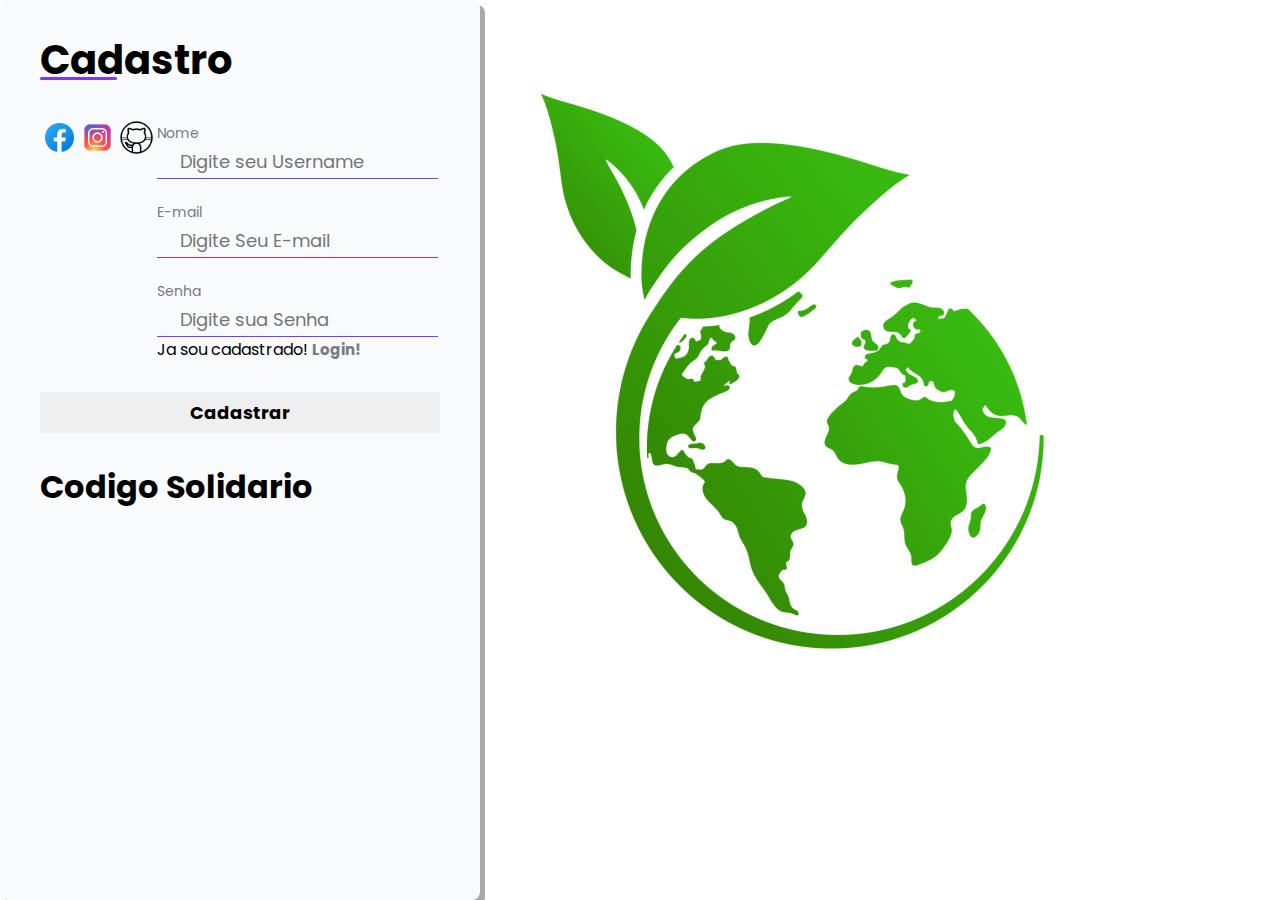
<file: cadastro.html>
<!DOCTYPE html>
<html lang="en">
<head>
    <meta charset="UTF-8">
    <meta name="viewport" content="width=device-width, initial-scale=1.0">
    <link rel="stylesheet" href="https://cdnjs.cloudflare.com/ajax/libs/font-awesome/6.5.2/css/all.min.css" integrity="sha512-SnH5WK+bZxgPHs44uWIX+LLJAJ9/2PkPKZ5QiAj6Ta86w+fsb2TkcmfRyVX3pBnMFcV7oQPJkl9QevSCWr3W6A==" crossorigin="anonymous" referrerpolicy="no-referrer" />
    <title>Pagina de Cadastro</title>
    <link rel="stylesheet" href="css/login.css">
    <link rel="preconnect" href="https://fonts.googleapis.com">
    <link rel="preconnect" href="https://fonts.gstatic.com" crossorigin>
    <link href="https://fonts.googleapis.com/css2?family=Poppins:ital,wght@0,100;0,200;0,300;0,400;0,500;0,600;0,700;0,800;0,900;1,100;1,200;1,300;1,400;1,500;1,600;1,700;1,800;1,900&display=swap" rel="stylesheet">
</head>
<body>
    <script src="js/script.js"></script>
    <main id="container">
       
            <form id="login_form" onsubmit="return false">
                <div id="form_header">
                    <h1>Cadastro</h1>
                    <i  id="mode_icon" class="fa-solid fa-moon"></i>
                </div>
    
                <div id="social_media">
                    <a href="">
                        <img src="/img/facebook icon.png" alt="">
                    </a>
                    
                    <a href="">
                        <img src="/img/instagram icon.png" alt="">
                    </a>
    
                    <a href="">
                        <img src="/img/github icon.png" alt="">
                    </a>
    
                    <div id="inputs">
                        <div class="input-box">
                            <label for="name">
                                Nome
                                <div class="input-field">
                                    <i class="fa-solid fa-user"></i>
                                    <input type="text" name="name" id="nome_registro" placeholder="Digite seu Username">
                                </div>
                            </label>
                            
                        </div>
    
                        <div class="input-box">
                            <label for="email">
                                E-mail
                                <div class="input-field">
                                    <i class="fa-solid fa-envelope"></i>
                                    <input type="email" name="email" id="email_registro" placeholder="Digite Seu E-mail">
                                </div>
                            </label>
                            
                        </div>
    
                        <div class="input-box">
                            <label for="password">
                                Senha
                                <div class="input-field">
                                    <i class="fa-solid fa-key"></i>
                                    <input type="password" name="password" id="senha_registro" placeholder="Digite sua Senha">
                                </div>
                            </label>
                            
                            <div id="forgot_password">
                             <p>Ja sou cadastrado! <b> <a href="/login.html">Login!</a> </b></p>
                            </div>

                        </div>
                    </div>
                </div>
                <button type="submit" id="login_button" onclick="salvarLogin('login.html')">Cadastrar</button>
    
                <div id="logo">
                    <h1>Codigo Solidario</h1>
                    <div id="img">
                        <i class="fa-solid fa-notes-medical"></i>
                    </div>
                    
                </div>

            </form>
    
        <div id="earth">
            <img src="img/earth.jpg" alt="">
        </div>



    </main>
</body>
</html>
</file>
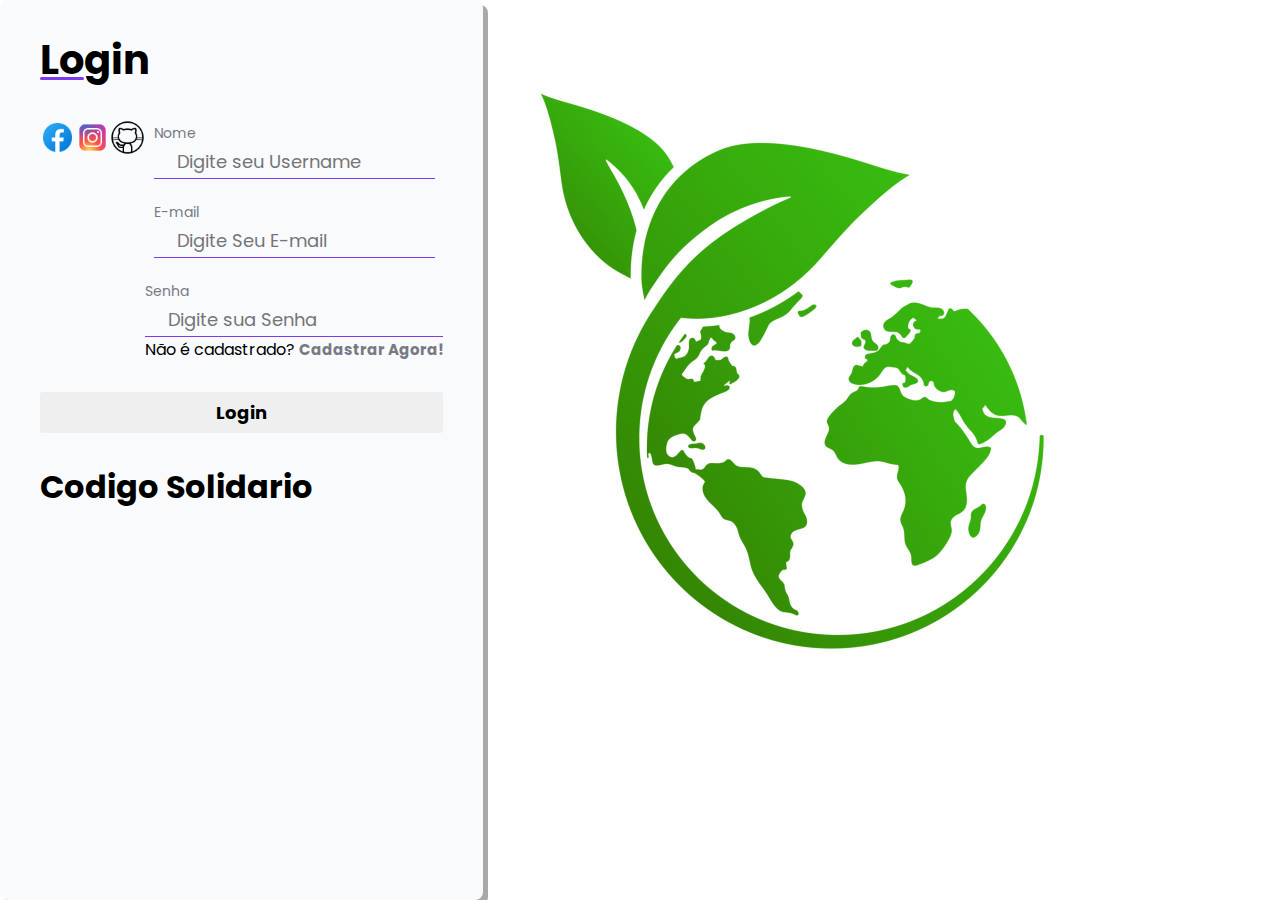
<file: login.html>
<!DOCTYPE html>
<html lang="en">
<head>
    <meta charset="UTF-8">
    <meta name="viewport" content="width=device-width, initial-scale=1.0">
    <link rel="stylesheet" href="https://cdnjs.cloudflare.com/ajax/libs/font-awesome/6.5.2/css/all.min.css" integrity="sha512-SnH5WK+bZxgPHs44uWIX+LLJAJ9/2PkPKZ5QiAj6Ta86w+fsb2TkcmfRyVX3pBnMFcV7oQPJkl9QevSCWr3W6A==" crossorigin="anonymous" referrerpolicy="no-referrer" />
    <title>Pagina de Login</title>
    <link rel="stylesheet" href="css/login.css">
    <link rel="preconnect" href="https://fonts.googleapis.com">
    <link rel="preconnect" href="https://fonts.gstatic.com" crossorigin>
    <link href="https://fonts.googleapis.com/css2?family=Poppins:ital,wght@0,100;0,200;0,300;0,400;0,500;0,600;0,700;0,800;0,900;1,100;1,200;1,300;1,400;1,500;1,600;1,700;1,800;1,900&display=swap" rel="stylesheet">
    <script src="js/login.js"></script>
</head>
<body>
    <main id="container">
            <form id="login_form" onsubmit="return validarLogin()">
                <div id="form_header">
                    <h1>Login</h1>
                    <i  id="mode_icon" class="fa-solid fa-moon"></i>
                </div>
    
                <div id="social_media">
                    <a href="">
                        <img src="/img/facebook icon.png" alt="">
                    </a>
                    
                    <a href="">
                        <img src="/img/instagram icon.png" alt="">
                    </a>
    
                    <a href="">
                        <img src="/img/github icon.png" alt="">
                    </a>
    
                    <div id="inputs">
                        <div class="input-box">
                            <label for="name">
                                Nome
                                <div class="input-field">
                                    <i class="fa-solid fa-user"></i>
                                    <input type="text" name="name" id="nome_login" placeholder="Digite seu Username">
                                </div>
                            </label>
                            
                        </div>
    
                        <div class="input-box">
                            <label for="email">
                                E-mail
                                <div class="input-field">
                                    <i class="fa-solid fa-envelope"></i>
                                    <input type="email" name="email" id="email_login" placeholder="Digite Seu E-mail">
                                </div>
                            </label>
                            
                        </div>
    
                        <div class="input-box">
                            <label for="password">
                                Senha
                                <div class="input-field">
                                    <i class="fa-solid fa-key"></i>
                                    <input type="password" name="password" id="senha_login" placeholder="Digite sua Senha">
                                </div>
                            </label>
                            
                            <div id="forgot_password">
                             <p>Não é cadastrado? <b> <a href="/cadastro.html">Cadastrar Agora!</a> </b></p>
                            </div>

                        </div>
                    </div>
                </div>
                <button type="submit" id="login_button">Login</button>
    
                <div id="logo">
                    <h1>Codigo Solidario</h1>
                    <div id="img">
                        <i class="fa-solid fa-notes-medical"></i>
                    </div>
                    
                </div>

            </form>
    
        <div id="earth">
            <img src="img/earth.jpg" alt="">
        </div>



    </main>
</body>
</html>
</file>
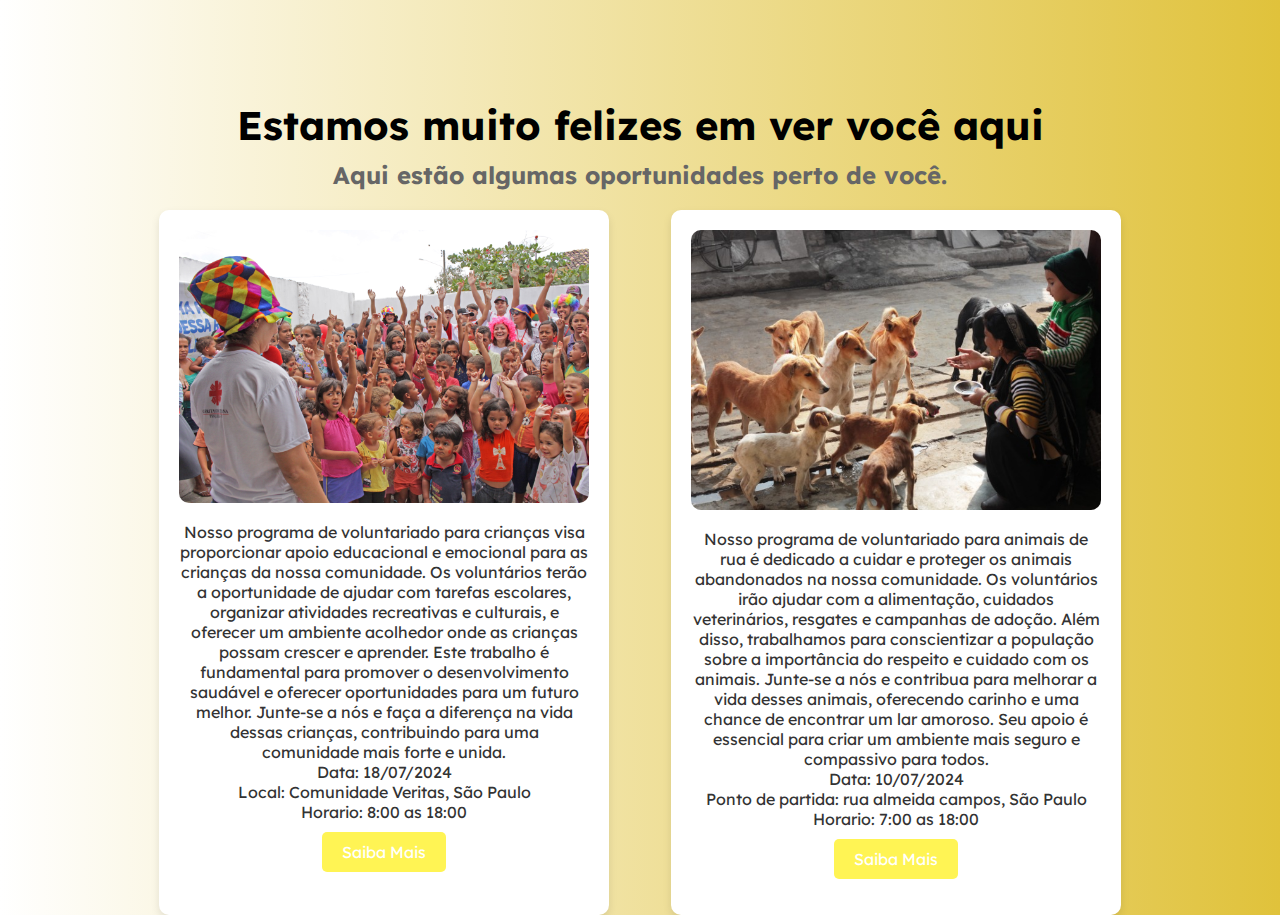
<file: pg.html>
<!DOCTYPE html>
<html lang="en">
<head>
    <meta charset="UTF-8">
    <meta name="viewport" content="width=device-width, initial-scale=1.0">
    <title>Página com Título e Cards</title>
    <link rel="stylesheet" href="/css/pg.css">

    <style>
        @import url('https://fonts.googleapis.com/css2?family=Inter&family=Lexend:wght@100..900&display=swap');
   </style>
</head>
<body>
    <div class="container">
        <div class="header">
            <h1>Estamos muito felizes em ver você aqui</h1>
            <h2>Aqui estão algumas oportunidades perto de você.</h2>
        </div>
        <div class="cards">
            <div class="card">
                <img src="/img/comunidade.jpg" alt="Descrição da Foto 1">
                <p>Nosso programa de voluntariado para crianças visa proporcionar apoio educacional e emocional para as crianças da nossa comunidade. Os voluntários terão a oportunidade de ajudar com tarefas escolares, organizar atividades recreativas e culturais, e oferecer um ambiente acolhedor onde as crianças possam crescer e aprender. Este trabalho é fundamental para promover o desenvolvimento saudável e oferecer oportunidades para um futuro melhor. Junte-se a nós e faça a diferença na vida dessas crianças, contribuindo para uma comunidade mais forte e unida. <br>
                    Data: 18/07/2024 <br>
                    Local: Comunidade Veritas, São Paulo <br>
                    Horario: 8:00 as 18:00 <br>
                    <a href="https://voluntariadoempresarial.com.br/formas-de-contribuir-para-a-educacao-por-meio-do-voluntariado/" class="button">Saiba Mais</a>
                </p>
            </div>
            <div class="card">
                <img src="/img/pets.jpg" alt="Descrição da Foto 2">
                <p>Nosso programa de voluntariado para animais de rua é dedicado a cuidar e proteger os animais abandonados na nossa comunidade. Os voluntários irão ajudar com a alimentação, cuidados veterinários, resgates e campanhas de adoção. Além disso, trabalhamos para conscientizar a população sobre a importância do respeito e cuidado com os animais. Junte-se a nós e contribua para melhorar a vida desses animais, oferecendo carinho e uma chance de encontrar um lar amoroso. Seu apoio é essencial para criar um ambiente mais seguro e compassivo para todos. <br>
                    Data: 10/07/2024 <br>
                    Ponto de partida: rua almeida campos, São Paulo <br>
                    Horario: 7:00 as 18:00 <br>
                    <a href="https://vereadorafernandamoreno.com.br/como-posso-ajudar-ongs-e-protetores-de-animais/" class="button">Saiba Mais</a>

                 </p>
            </div>
        </div>
    </div>
</body>
</html>
</file>
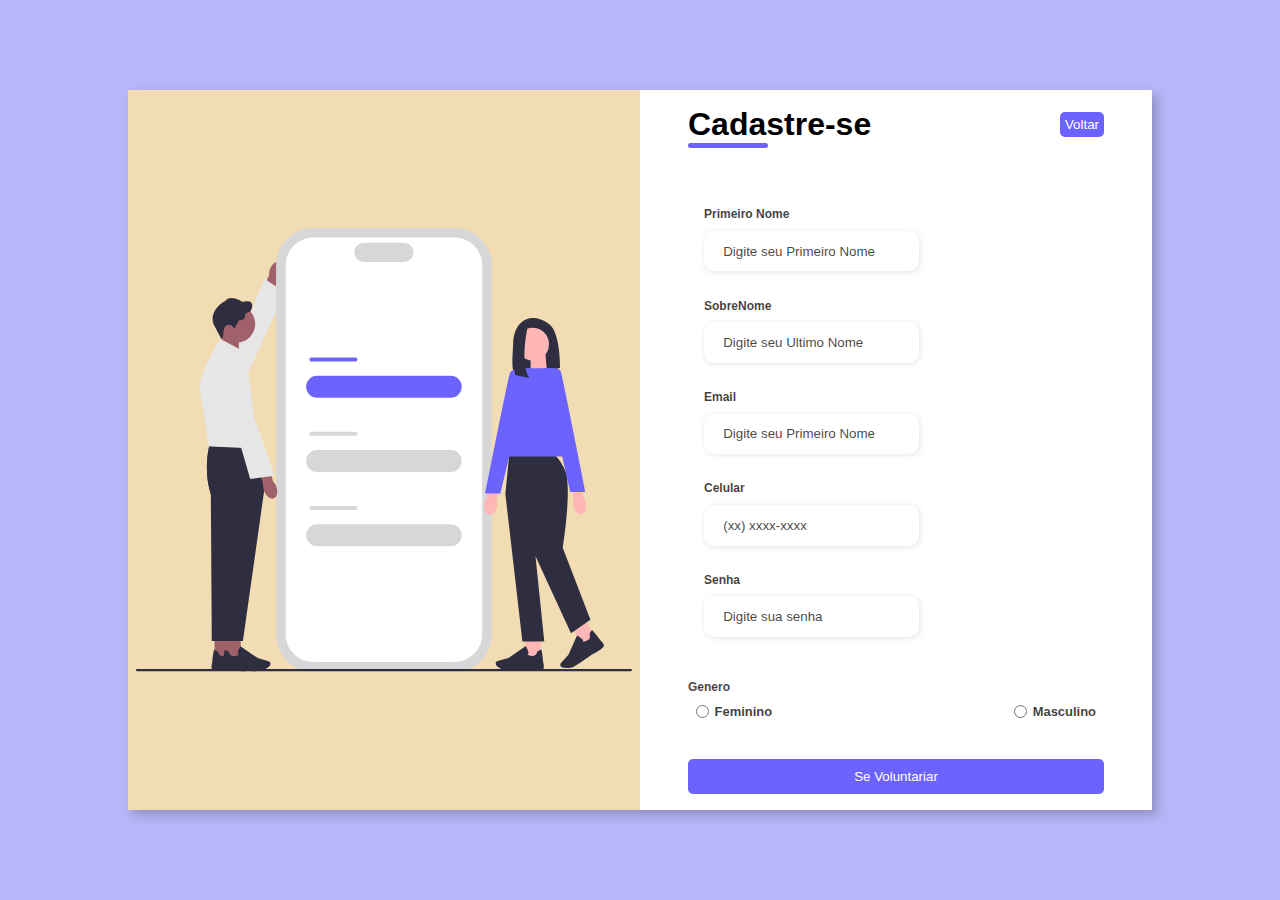
<file: voluntario.html>
<!DOCTYPE html>
<html lang="pt-br">
<head>
    <meta charset="UTF-8">
    <meta name="viewport" content="width=device-width, initial-scale=1.0">
    <link rel="stylesheet" href="css/voluntario.css">
    <script src="js/volutariado.js"></script>
    <title></title>
</head>
<body>
    
    <div class="container">
        <div class="form-image">
            <img src="img/undraw_mobile_content_xvgr.svg" alt="">
        </div>

        <div class="form" onsubmit="return false">
            <form action="#">
                <div class="form-header">
                    <div class="title">
                        <h1>Cadastre-se</h1>
                    </div>
                    <div class="voltar-button">
                        <button> <a href="/home.html"> Voltar</a></button>
                    </div>
                </div>

                <div class="input-group">
                    <div class="input-box">
                        <label for="firstname"> Primeiro Nome</label>
                        <input type="text" id="firstname" name="firstname" placeholder="Digite seu Primeiro Nome" required>
                    </div>

                    <div class="input-box">
                        <label for="lastname"> SobreNome</label>
                        <input type="text" id="lastname" name="lastname" placeholder="Digite seu Ultimo Nome" required>
                    </div>

                    <div class="input-box">
                        <label for="email">Email</label>
                        <input type="email" id="email" name="email" placeholder="Digite seu Primeiro Nome" required>
                    </div>

                    <div class="input-box">
                        <label for="number"> Celular</label>
                        <input type="tel" id="number" name="number" placeholder="(xx) xxxx-xxxx" required>
                    </div>

                    <div class="input-box">
                        <label for="password">Senha</label>
                        <input type="password" id="password" name="password" placeholder="Digite sua senha" required>
                    </div>
                </div>

                <div class="gender-inputs">
                    <div class="gender-title">
                        <h6>Genero</h6>
                    </div>

                    <div class="gender-group">
                        <div class="gender-input">
                            <input type="radio" id="female" name="gender">
                            <label for="female">Feminino</label>
                        </div>

                        <div class="gender-input">
                            <input type="radio" id="male" name="gender">
                            <label for="male">Masculino</label>
                        </div>
                    </div>
                </div>
                <div class="continue-button">
                    <button type="submit" onclick="salvarVoluntariado('pg.html')">Se Voluntariar</button>
                </div>

            </form>
        </div>



    </div>

    <script src="/js/volutariado.js"></script>

</body>
</html>
</file>
<file: css/login.css>
:root{
    --color-light-50: #f8fafc;

    --color-dark-50: #797984;
    --color-dark-100: #312d37;
    --color-dark-900: #000;

    --color-purple-50: #7c3aed;
    --color-purple-100: #a855f7;
    --color-purple-200: #df46ef;

}

*{
    font-family: 'Poppins', sans-serif;
    margin: 0;
    padding: 0;
    box-sizing: border-box;
}

#container{
    height: 100vh;
    width: 100%;
    display: flex;
    align-items: center;
    justify-content: flex-start;
}

#login_form{
    background-color: var(--color-light-50);
    display: flex;
    flex-direction: column;
    padding: 30px 40px;
    border-radius: 8px;
    gap: 30px;
    box-shadow: 5px 5px rgba(0,0,0,0.336);
    height: 100vh;
}

#form_header{
    display: flex;
    align-items: center;
    justify-content: space-between;
}

#form_header h1{
font-size: 40px;
position: relative;
}


#form_header h1::before{
    position: absolute;
    content: '';
    width: 40%;
    background-color: var(--color-purple-50);
    height: 3px;
    bottom: 10px;
    border-radius: 5px;
}

#mode_icon{
    cursor: pointer;
    font-size: 20px;
}

#social_media{
    display: flex;
    justify-content: space-around;
}

#social_media img{
    width: 35px;

}

#social_media img:hover{
 transform: scale(1.2);
}

#inputs{
    display: flex;
    flex-direction: column;
    align-items: center;
    justify-content: center;
    gap: 20px;

}

.input-box label{
    font-size: 14px;
    color: var(--color-dark-50);

}

.input-field{
    display: flex;
    align-items: center;
    gap: 15px;
    padding: 3px;
    cursor: text;
    border-bottom: 1px solid var(--color-purple-50);
}
.input-field i{
 font-size: 18px;
 color: var(--color-dark-900);
 
}

.input-field input{
    border: none;
    background-color: transparent;
    width: 260px;
    font-size: 18px;
    padding: 0px 5px;

}
.input-field input:focus{
    outline: none;
}

#forgot_password a{
    text-decoration: none;
    font-size: 15px;
    color: var(--color-dark-50);
}
#forgot_password a:hover{
color: var(--color-dark-100);
}

#login_button{
    border: none;
    padding: 7px;
    font-size: 18px;
    border-radius: 3px;
    font-weight: bold;
    cursor: pointer;
}

#login_button:hover{
    transform: scale(1.05);
}

#logo{
    width: 400px;
    height: 50px;
    display: flex;
}

#img{
    margin: 10px;
    font-size: 30px;
    justify-content: flex-end;
    align-items: center;
}

#earth{
    position: absolute;
    right: 15%;
    font-size: 400px
}
</file>
<file: css/pg.css>
/* Estilos globais */
body {
    font-family: Arial, sans-serif;
    margin: 0;
    padding: 0;
    box-sizing: border-box;
    display: flex;
    justify-content: center;
    align-items: center;
    height: 100vh;
    background: linear-gradient(to right, #ffffff, rgb(224, 194, 59));
}

/* Container principal */
.container {
    text-align: center;
    width: 80%;
    max-width: 1200px;
    height: 700px;
   
}

/* Estilos para o cabeçalho */
.header h1 {
    margin: 0;
    font-size: 2.5em;
    font-family: "Lexend", sans-serif;;
}

.header h2 {
    margin: 10px 0 20px 0;
    font-size: 1.5em;
    color: #666;
    font-family: "Lexend", sans-serif;;
}

/* Estilos para os cards */
.cards {
    display: flex;
    justify-content: space-around;
    margin-top: 20px;
}

.card {
    background-color: white;
    box-shadow: 0 4px 8px rgba(0, 0, 0, 0.1);
    padding: 20px;
    border-radius: 10px;
    width: 40%;
    text-align: center;
    
}

.card img {
    max-width: 100%;
    border-radius: 10px;
}

.card p {
    margin-top: 15px;
    font-size: 1em;
    color: #333;
    font-family: "Lexend", sans-serif;;
}

/* Estilos para responsividade */
@media (max-width: 768px) {
    .cards {
        flex-direction: column;
        align-items: center;
    }

    .card {
        width: 80%;
        margin-bottom: 20px;
    }
}

.button {
    display: inline-block;
    padding: 10px 20px;
    margin-top: 10px;
    background-color: #ffffff;
    color: white;
    text-decoration: none;
    border-radius: 5px;
    text-align: center;
    font-family: "Lexend", sans-serif;;
    background-color: #fff454;
}
.button:hover {
    background-color: #f8d8d8;
}
</file>
<file: css/voluntario.css>
*{
    padding: 0;
    margin: 0;
    box-sizing: border-box;
    font-family: 'Inter', sans-serif;
}

body{
    width: 100%;
    height: 100vh;
    display: flex;
    justify-content: center;
    align-items: center;
    background: #0c0ce94d;
}

.container{
    width: 80%;
    height: 80vh;
    display: flex;
    box-shadow: 5px 5px 10px rgba(0, 0, 0, .212);
}

.form-image{
    width: 50%;
    display: flex;
    justify-content: center;
    align-items: center;
    background-color: #fde3a7d7;
    padding: 1rem;

}

.form-image img{
    width: 31rem;
}

.form{
    width: 50%;
    display: flex;
    justify-content: center;
    align-items: center;
    flex-direction: column;
    background-color: #fff;
    padding: 3rem;
}

.form-header{
    margin-bottom: 3rem;
    display: flex;
    justify-content: space-between;
}

.voltar-button{
    display: flex;
    align-items: center;

}

.voltar-button button{
    border: none;
    background-color: #6c63ff;
    padding: 5px;
    border-radius: 5px;
    cursor: pointer;

}
.voltar-button button:hover{
background-color: #6b63fff1;
}

.voltar-button button a{
    text-decoration: none;
    font-weight: 500;
    color: #fff;
}

.form-header h1::after{
    content: '';
    display: block;
    width: 5rem;
    height: 0.3rem;
    background-color: #6c63ff;
    margin: 0 auto;
    position: absolute;
    border-radius: 10px;
}

.input-group{
    display: flex;
    flex-wrap: wrap;
    justify-content: space-between;
    padding: 1rem;

}

.input-box {
    display: flex;
    flex-direction: column;
    margin-bottom: 1.1rem;

}

.input-box input{
    margin: 0.6rem 0;
    padding: 0.8rem 1.2rem;
    border: none;
    border-radius: 10px;
    box-shadow: 1px 1px 6px #0000001c;
}

.input-box input:hover{
    background-color: #eeeeee75;
}

.input-box input:focus-visible{
    outline: 1px solid #6c63ff;

}

.input-box label,
.gender-title h6 {
    font-size: 0.75rem;
    font-weight: 600;
    color: #000000c0;
} 

.input-box input::placeholder {
    color: #000000be;

}

.gender-group{
    display:flex;
    justify-content: space-between;
    margin-top: 0.62rem;
    padding: 0 0.5rem;
}

.gender-input{
    display: flex;
    align-items: center;

}

.gender-input input{
    margin-right: 0.35rem;

}

.gender-input label{
    font-size: 0.81rem;
    font-weight: 600;
    color: #000000c0;

}

.continue-button button{
    width: 100%;
    margin-top: 2.5rem;
    border: none;
    background-color: #6c63ff;
    padding: 0.62rem;
    border-radius: 5px;
    cursor: pointer ;
    color: #fff;
}


.continue-button button:hover{
   background-color: #6b63fff1;
}
</file>
